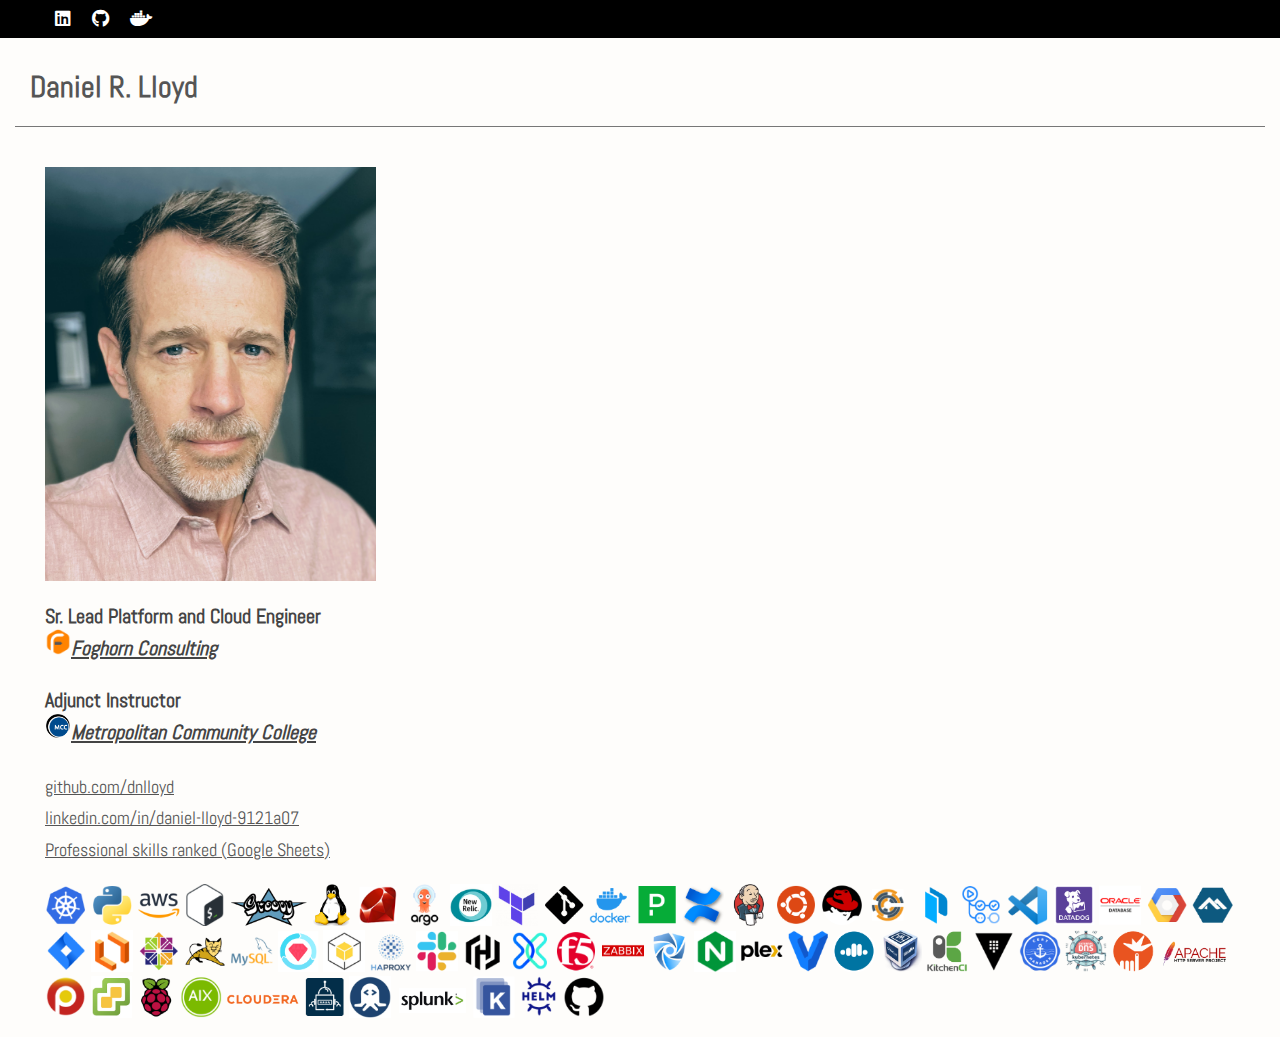
<file: content/index.html>
<!DOCTYPE html>
<html lang="en">

<head>
  <meta charset="utf-8">
  <meta http-equiv="X-UA-Compatible" content="IE=edge">
  <title>Daniel-Lloyd.net</title>
  <meta name="viewport" content="width=device-width, initial-scale=1">
  <link rel="stylesheet" href="styles.css">
</head>

<body>
  <div id="menu">
    <nav>
      <input type="checkbox" id="show-menu" role="button">
      <label for="show-menu" class="open"><span class="fa fa-bars"></span></label>
      <label for="show-menu" class="close"><span class="fa fa-times"></span></label>
      <ul id="topnav">
        <li>
          <ul>
            <li><a href="https://linkedin.com/in/daniel-lloyd-9121a07"><i class="fab fa-linkedin"></i></a></li>
            <li><a href="https://github.com/dnlloyd"><i class="fab fa-github"></i></a></li>
            <li><a href="https://hub.docker.com/u/dnlloyd"><i class="fab fa-docker"></i></a></li>
          </ul>
        </li>
      </ul>
    </nav>
  </div>
  <div id="container">
    <div id="pageheader">
      <h1>Daniel R. Lloyd</h1>
    </div>
  </div>
  <div class="section">
    <div class="pageitem">
      <div class="col">
        
        <img src="My-Profile-Pic.jpg" alt="Daniel R. Lloyd" style="width:331px;height:414px;"><br>
        <p>
          <h4>Sr. Lead Platform and Cloud Engineer
            <br>
              <img src="skills-logos/foghorn.png" alt="Foghorn Consulting" style="width:26px;height:26px;"><i><a href="https://foghornconsulting.com/about-us">Foghorn Consulting</a></i></h4>
          <h4>Adjunct Instructor
            <br>
            <img src="skills-logos/mcc.png" alt="MCC" style="width:26px;height:26px;"><i><a href="https://www.mcckc.edu">Metropolitan Community College</a></i></h4>
        </p>
        <p>
          <a href="https://github.com/dnlloyd">github.com/dnlloyd</a>
          <br>
          <a href="https://linkedin.com/in/daniel-lloyd-9121a07">linkedin.com/in/daniel-lloyd-9121a07</a>
          <br>
          <a href="https://docs.google.com/spreadsheets/d/1gTmO83LFMYPcfVAi4cG7DkLkzk9by-ZKGuu0TZCfYnc/edit?usp=sharing">Professional skills ranked (Google Sheets)</a>
        </p>
        <img src="skills-logos/k8s.png" alt="Kubernetes" style="width:42px;height:42px;">
        <img src="skills-logos/python.png" alt="Python" style="width:42px;height:42px;">
        <img src="skills-logos/aws.png" alt="AWS" style="width:42px;height:42px;">
        <img src="skills-logos/bash.png" alt="BASH" style="width:42px;height:42px;">
        <img src="skills-logos/Groovy.png" alt="Groovy" style="width:76px;height:38px;">
        <img src="skills-logos/Linux.png" alt="Linux" style="width:42px;height:42px;">
        <img src="skills-logos/ruby.png" alt="Ruby" style="width:42px;height:42px;">
        <img src="skills-logos/argo.png" alt="Argo CD" style="width:42px;height:42px;">
        <img src="skills-logos/new-relic.png" alt="New Relic" style="width:42px;height:42px;">
        <img src="skills-logos/terraform.png" alt="Terraform" style="width:42px;height:42px;">
        <img src="skills-logos/git.png" alt="Git" style="width:42px;height:42px;">
        <img src="skills-logos/docker.png" alt="Docker" style="width:42px;height:42px;">
        <img src="skills-logos/pagerduty.png" alt="PagerDuty" style="width:42px;height:42px;">
        <img src="skills-logos/confluence.png" alt="Confluence" style="width:42px;height:42px;">
        <img src="skills-logos/jenkins.png" alt="Jenkins" style="width:42px;height:42px;">
        <img src="skills-logos/ubuntu.png" alt="Ubuntu" style="width:42px;height:42px;">
        <img src="skills-logos/red-hat.png" alt="Red Hat" style="width:42px;height:42px;">
        <img src="skills-logos/chef.png" alt="Chef" style="width:42px;height:42px;">
        <img src="skills-logos/packer.png" alt="Packer" style="width:42px;height:42px;">
        <img src="skills-logos/gha.png" alt="Github Actions" style="width:42px;height:42px;">
        <img src="skills-logos/vscode.png" alt="Visual Studio Code" style="width:42px;height:42px;">
        <img src="skills-logos/datadog.png" alt="DataDog" style="width:42px;height:42px;">
        <img src="skills-logos/oracle.png" alt="Oracle RDBMS" style="width:42px;height:42px;">
        <img src="skills-logos/gcp.png" alt="Google Cloud Platform" style="width:42px;height:42px;">
        <img src="skills-logos/alpine.png" alt="Alpine Linux" style="width:42px;height:42px;">
        <img src="skills-logos/jira.png" alt="Jira" style="width:42px;height:42px;">
        <img src="skills-logos/lucidchart.png" alt="Lucid Chart" style="width:42px;height:42px;">
        <img src="skills-logos/centos.png" alt="CentOS" style="width:42px;height:42px;">
        <img src="skills-logos/tomcat.png" alt="Apache Tomcat" style="width:42px;height:42px;">
        <img src="skills-logos/mysql.png" alt="MySQL" style="width:42px;height:42px;">
        <img src="skills-logos/rspec.png" alt="RSpec" style="width:42px;height:42px;">
        <img src="skills-logos/boto3.png" alt="Boto 3" style="width:42px;height:42px;">
        <img src="skills-logos/haproxy.png" alt="HAProxy" style="width:42px;height:42px;">
        <img src="skills-logos/slack.png" alt="Slack" style="width:42px;height:42px;">
        <img src="skills-logos/hcp.png" alt="HashiCorp Cloud Platform" style="width:42px;height:42px;">
        <img src="skills-logos/xmatters.png" alt="xMatters" style="width:42px;height:42px;">
        <img src="skills-logos/f5.png" alt="f5" style="width:42px;height:42px;">
        <img src="skills-logos/zabbix.png" alt="Zabbix" style="width:42px;height:42px;">
        <img src="skills-logos/secupi.png" alt="SecuPi" style="width:42px;height:42px;">
        <img src="skills-logos/nginx.png" alt="NGINX" style="width:42px;height:42px;">
        <img src="skills-logos/plex.png" alt="Plex" style="width:42px;height:42px;">
        <img src="skills-logos/vagrant.png" alt="Vagrant" style="width:42px;height:42px;">
        <img src="skills-logos/confluent-cloud.png" alt="Confluent Cloud" style="width:42px;height:42px;">
        <img src="skills-logos/virtual-box.png" alt="VirtualBox" style="width:42px;height:42px;">
        <img src="skills-logos/test-kitchen.png" alt="Test Kitchen" style="width:42px;height:42px;">
        <img src="skills-logos/vault.png" alt="Hashicorp Vault" style="width:42px;height:42px;">
        <img src="skills-logos/cert-manager.png" alt="Certificate Manager" style="width:42px;height:42px;">
        <img src="skills-logos/external-dns.png" alt="External DNS" style="width:42px;height:42px;">
        <img src="skills-logos/cloud-init.png" alt="cloud-init" style="width:42px;height:42px;">
        <img src="skills-logos/httpd.png" alt="Apache HTTPD" style="width:76px;height:38px;">
        <img src="skills-logos/percona.png" alt="Percona" style="width:42px;height:42px;">
        <img src="skills-logos/vmware.png" alt="VMWare" style="width:42px;height:42px;">
        <img src="skills-logos/raspberry-pi.png" alt="Raspberry Pi" style="width:42px;height:42px;">
        <img src="skills-logos/aix.png" alt="AIX" style="width:42px;height:42px;">
        <img src="skills-logos/cloudera.png" alt="Cloudera Manager" style="width:76px;height:38px;">
        <img src="skills-logos/eso.png" alt="External Secrets Manager" style="width:42px;height:42px;">
        <img src="skills-logos/rapid-api.png" alt="Rapid API" style="width:42px;height:42px;">
        <img src="skills-logos/splunk.png" alt="Splunk" style="width:76px;height:38px;">
        <img src="skills-logos/kustomize.png" alt="Kustomize" style="width:42px;height:42px;">
        <img src="skills-logos/helm.png" alt="Helm" style="width:42px;height:42px;">
        <img src="skills-logos/github.png" alt="Github" style="width:42px;height:42px;">
        
      </div>
    </div>
      <!-- <div class="col2">
        
      <div class="col">
        <img src="i-won.png" alt="winner" style="width:154px;height:457px;">
      </div>
    </div> -->
  </div>
</body>

</html>

<!-- <img src="skills-logos/XXX.png" alt="XXX" style="width:42px;height:42px;"> -->
</file>
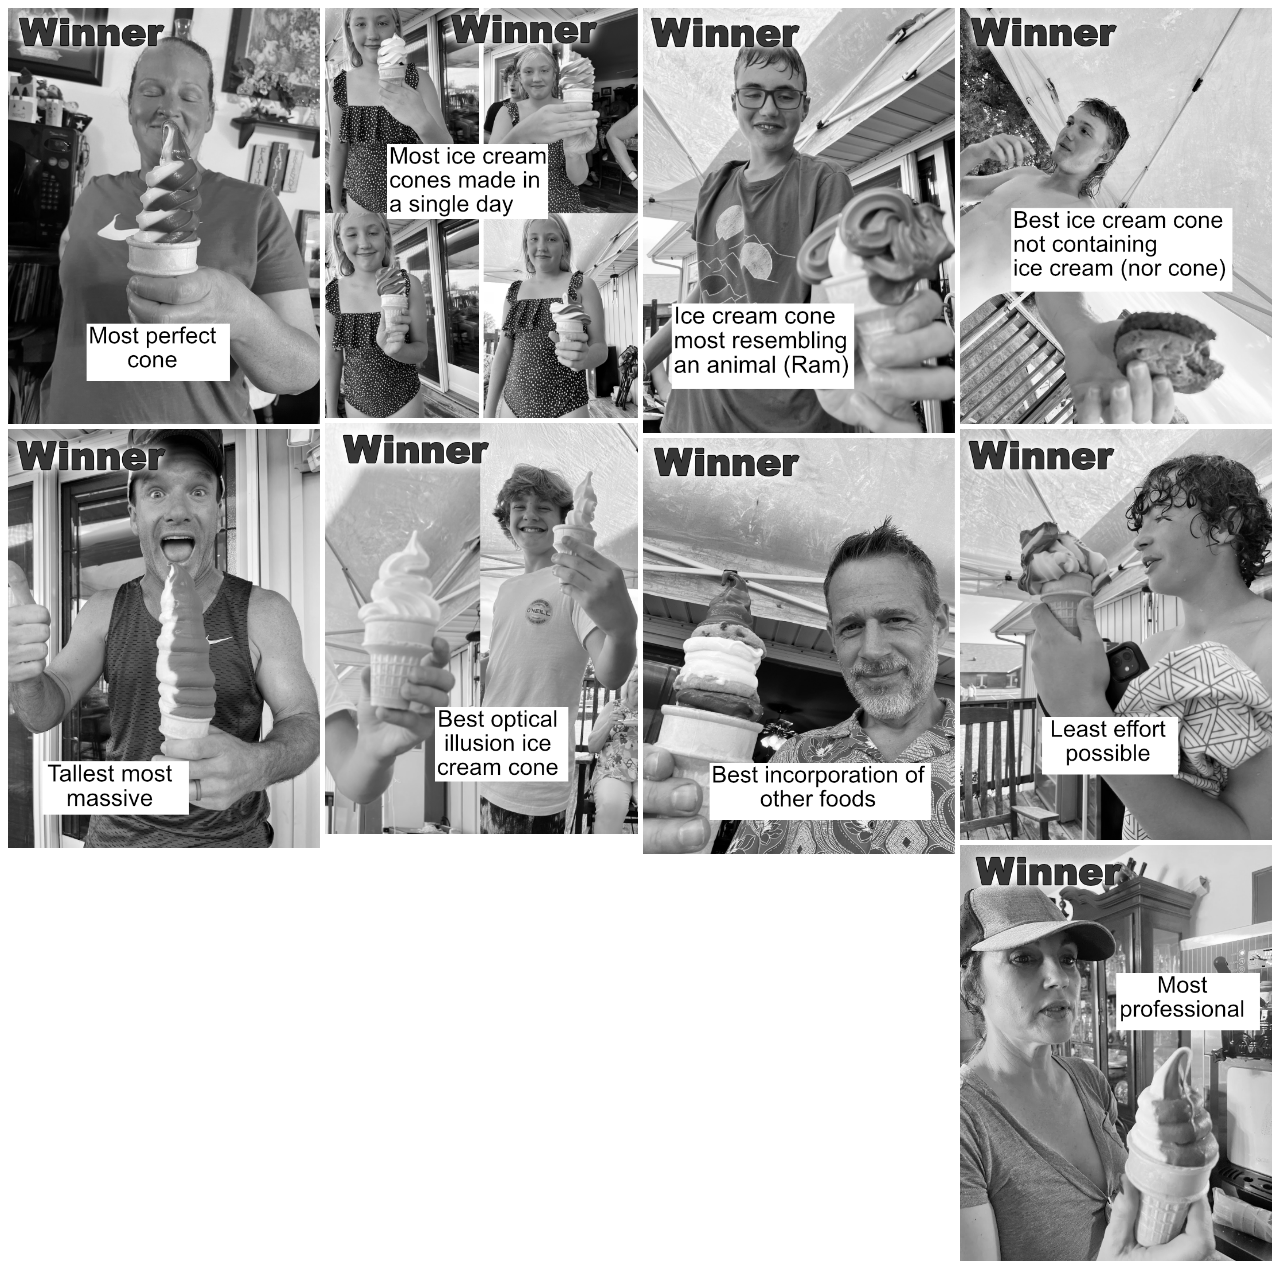
<file: content/ice-cream-context-winners/index.html>
<!doctype html>
<html lang="en">
<head>
  <meta charset="utf-8">
  
  <title>Image Gallery</title>
  <meta name="description" content="Responsive Image Gallery">
  <meta name="author" content="Tim Wells">
  
  <!-- <style type="text/css"></style> -->
  <link rel="stylesheet" href="css/styles.css">
</head>
<body>
<div id="gallery">
  
  <img src="amanda.png">
  <img src="danny.png">
  <img src="kez.png">
  <img src="cruz-k.png">
  <img src="zeke.png">
  <img src="dan.png">
  <img src="josiah.png">
  <img src="cruz.png">
  <img src="mel.png">
  
  </div>

</body>
</html>
</file>
<file: content/ice-cream-context-winners/css/styles.css>
#gallery {
  line-height:0;
  -webkit-column-count:4; /* split it into 5 columns */
  -webkit-column-gap:5px; /* give it a 5px gap between columns */
  -moz-column-count:4;
  -moz-column-gap:5px;
  column-count:4;
  column-gap:5px;
}

#gallery img {
  width: 100% !important;
  height: auto !important;
  margin-bottom:5px; /* to match column gap */
  filter: grayscale(100%);
  transition: filter 1s;
}

#gallery img:hover {
  filter:none;
}

@media (max-width: 1280px) {
  #gallery {
    -moz-column-count:    4;
    -webkit-column-count: 4;
    column-count:         4;
  }
}

@media (max-width: 1200px) {
  #gallery {
    -moz-column-count:    2;
    -webkit-column-count: 2;
    column-count:         2;
  }
}

@media (max-width: 1000px) {
  #gallery {
    -moz-column-count:    1;
    -webkit-column-count: 1;
    column-count:         1;
  }
}

@media (max-width: 800px) {
  #gallery {
    -moz-column-count:    1;
    -webkit-column-count: 1;
    column-count:         1;
  }
}

@media (max-width: 400px) {
  #gallery {
    -moz-column-count:    1;
    -webkit-column-count: 1;
    column-count:         1;
  }
}
</file>
<file: content/styles.css>
﻿/* @import url(http://fonts.googleapis.com/css?family=Abel); */
@import "googleapis-fonts-abel.css";
/* @import url(https://cdnjs.cloudflare.com/ajax/libs/font-awesome/4.6.3/css/font-awesome.css); */
@import url(https://use.fontawesome.com/releases/v5.0.7/css/all.css);
/* @import "cf-ajax-font-awesome.css"; */

body { background-color:#fefdfb; color: #555; font-family: 'Abel', sans-serif; font-size: 93%; font-weight:normal;margin: 0; }
a:link, a:visited, a:active{ color:inherit; text-decoration: none; }
a:hover {color: #000; text-decoration:underline; }

.right {text-align:right; }
.hide {display: none;}

nav {
    display: table;
    table-layout: fixed;
    width:95%;
    margin: 0 auto;
}

#menu {
    width:100%;
    min-height:35px;
    background-color: #000;
    position:fixed;
    z-index:100;
    top:0; left:0;
    padding-left: 15px;
}

#menu a {
    background-color:inherit;
    color: #fff;
}

ul#topnav  {
    display: table-row;
    padding: 0;
    overflow: hidden;
    position:relative;
    bottom:0;
}

ul#topnav li {
    list-style-type: none;
    display: table-cell;
    text-align:center;
    vertical-align:middle;
}

ul#topnav li a {
    display:block;
    padding:8px;
    text-decoration:underline;
}


ul#topnav li a:hover {
    color:#777;
    text-decoration:none;
}

ul#topnav li> ul {
    list-style-type: none;
    margin:0;
    padding:0;
}


ul#topnav li> ul > li{
	font-size:120%;
    float:left;
    display:inline;
    padding-right:5px;
}

#container {
    width:100%;
    margin-top:48px;
    /* margin-left:48px; */
    padding-left: 15px;
    /* padding:auto; */
    /* margin:auto */
}

#pageheader {
    display:table;
    width:75%;
    /* margin:auto; */
    padding-left: 15px;
}

.section {
    /* padding-left: 2%; */
    padding-left:15px;
    /* width:800px; */
    border-top:1px solid #777;
    padding-right:1px;
    /* padding:20px 0; */
    /* padding:1% 2% 20% 15%; */
    padding-top: 1%;
    /* padding-right: 30px; */
    /* padding-bottom: 50px; */
    /* padding-left: 0; */
    /* margin:auto; */
    margin-left:15px;
    margin-right:15px;
}

.pageitem {
    display:table;
    table-layout:fixed;
    /* width:80%; */
    margin-bottom:15px;
    margin-right:15px;
    padding-top:15px;
    text-align:justify;
    /* margin-left:15px; */
}

.pageitem h1 {
    font-size:250%;
    font-weight:normal;
    color:#555;
    margin:0;
    text-align:left;
}

.pageitem h2 {
    font-size:160%;
    background-color:inherit;
    color:#444;
    margin-top:0;
}

.pageitem h3 {
    font-size:180%;
    background-color:inherit;
    color:#444;
    margin-top:0;
}

.pageitem h4 {
    font-size:135%;
    background-color:inherit;
    color:#444;
    margin-top:0;
}

.pageitem p {
    padding:0;
    margin:1em 0;
    font-size:120%;
    line-height:175%;
}

.pageitem a {
	text-decoration:underline;
    /* font-size:170%; */
}

.pageitem .col {
    /* padding:0 2% 0 1%; */
    padding-top: 1%;
    padding-right:15px;
    padding-left:15px;
    /* padding-left:1%; */
}

.pageitem .col2 {
    /* padding-top: 1%;
    padding-right:15px;
    padding-left:15px; */
    /* text-align: center; */
    /* display: flex; */
  /* justify-content: center; */
  /* align-items: center; */
}

.col {
    display: table-cell;
}

.col2 {
    display: table-cell;
}

#footer {
    display:table;
    width:100%;
    margin-bottom:15px;
    padding:15px 0;
    text-align:left;
    font-size:89%;
    color:#999;
}

#footer p {
     text-align:left;
     padding:0;
}

#credits {
    display:table;
    table-layout:fixed;
    width:100%;
    font-size:12px;
    color:#777;
    line-height:100%;
    text-align:center;
}

#show-menu  {display:none;}
.open, .close { background-color:inherit; color:#fff; text-align:right; font-weight:normal; font-size:1.5em; padding: 0; position:absolute; top:10%; right:5%; display:none; }


/* start make items responsive */
@media screen and (max-width : 1024px){


/* menu */
/* ul#topnav {display:none;}
.hide, .open { display:block;}


#show-menu:checked ~ .open {display:none;}
#show-menu:checked ~ .close {font-size:1.6em; display:block;}
#show-menu:checked ~ ul#topnav { display: block; position: absolute; top:100%; right:0%; width:100%; margin:0; margin-bottom:1%; overflow:visible; }
ul#topnav li { display: block; text-align:center; margin:0; background-color:#000; padding:1% 0;}

ul#topnav li a { display: block; padding-right:0%; padding-bottom:5px; text-decoration:none;}
ul#topnav li a:hover {text-decoration:underline;}


ul#topnav li> ul { display:table; float:none; table-layout:fixed; margin:0 auto;}
ul#topnav li> ul > li {padding-left:10px; } */

/* other items */
.pageitem h2 {font-size:120%;}
.pageitem p { padding:0; line-height:150%; font-size:99%;}
.pageitem .col {padding:0 3% 0 2%; }

}

@media screen and (max-width : 700px){

.col { float:left; margin:auto; width:100%; margin-bottom:10%;}
#credits p { text-align:center; margin-bottom:-10%;}

}
/* end make items responsive */
</file>
